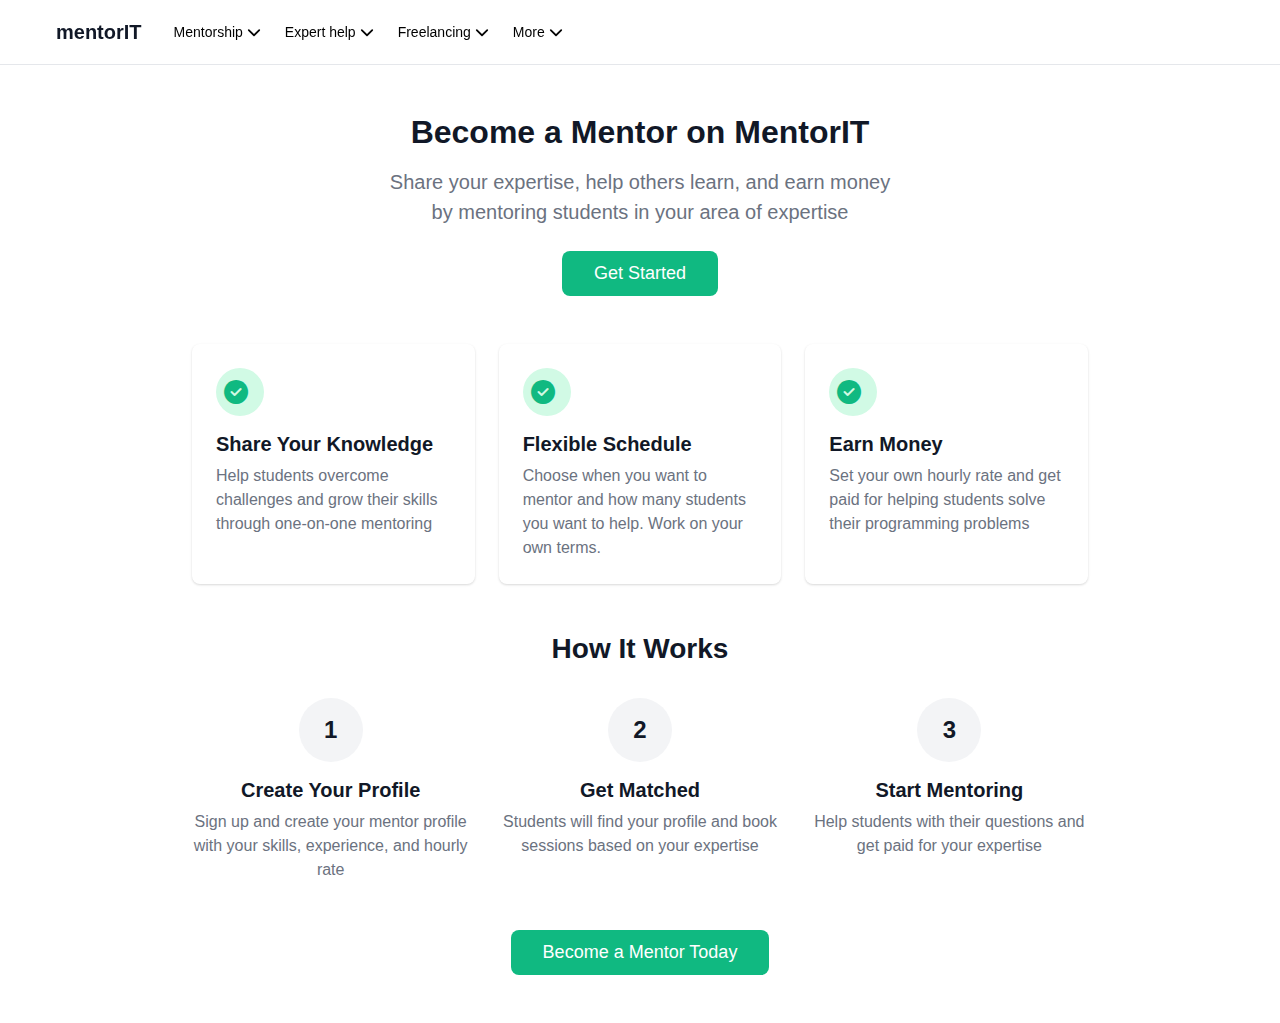
<file: become-mentor.html>
<!DOCTYPE html>
<html lang="en">
<head>
    <meta charset="UTF-8">
    <meta name="viewport" content="width=device-width, initial-scale=1.0">
    <title>Become a Mentor - MentorIT</title>
    <link rel="stylesheet" href="css/styles.css">
    <link rel="stylesheet" href="css/navbar.css">
    <link rel="stylesheet" href="https://cdnjs.cloudflare.com/ajax/libs/font-awesome/6.4.0/css/all.min.css">
</head>
<body>
    <header class="navbar">
        <div class="container">
            <div class="navbar-left">
                <a href="index.html" class="logo">mentorIT</a>
                <nav class="desktop-nav">
                    <div class="dropdown">
                        <button class="dropdown-btn">Mentorship <i class="fas fa-chevron-down"></i></button>
                        <div class="dropdown-content">
                            <a href="#">Option 1</a>
                            <a href="#">Option 2</a>
                            <a href="#">Option 3</a>
                        </div>
                    </div>
                    <div class="dropdown">
                        <button class="dropdown-btn">Expert help <i class="fas fa-chevron-down"></i></button>
                        <div class="dropdown-content">
                            <a href="#">Option 1</a>
                            <a href="#">Option 2</a>
                            <a href="#">Option 3</a>
                        </div>
                    </div>
                    <div class="dropdown">
                        <button class="dropdown-btn">Freelancing <i class="fas fa-chevron-down"></i></button>
                        <div class="dropdown-content">
                            <a href="#">Option 1</a>
                            <a href="#">Option 2</a>
                            <a href="#">Option 3</a>
                        </div>
                    </div>
                    <div class="dropdown">
                        <button class="dropdown-btn">More <i class="fas fa-chevron-down"></i></button>
                        <div class="dropdown-content">
                            <a href="#">About Us</a>
                            <a href="#">Blog</a>
                            <a href="#">Contact</a>
                        </div>
                    </div>
                </nav>
            </div>
            <div class="navbar-right" id="navbar-right">
                <!-- Will be populated by auth.js -->
            </div>
        </div>
    </header>

    <div id="mobile-menu" class="mobile-menu">
        <div class="mobile-menu-content" id="mobile-menu-content">
            <!-- Will be populated by auth.js -->
        </div>
    </div>

    <main>
        <div class="container py-12">
            <div class="max-w-4xl mx-auto space-y-12">
                <div class="text-center space-y-4">
                    <h1 class="page-title">Become a Mentor on MentorIT</h1>
                    <p class="subtitle">Share your expertise, help others learn, and earn money by mentoring students in your area of expertise</p>
                    <button id="get-started-btn" class="btn btn-primary btn-lg mt-6">Get Started</button>
                </div>

                <div class="feature-cards">
                    <div class="card">
                        <div class="card-content">
                            <div class="feature-icon-container">
                                <i class="fas fa-check-circle feature-icon"></i>
                            </div>
                            <h3 class="feature-title">Share Your Knowledge</h3>
                            <p class="text-muted">Help students overcome challenges and grow their skills through one-on-one mentoring</p>
                        </div>
                    </div>

                    <div class="card">
                        <div class="card-content">
                            <div class="feature-icon-container">
                                <i class="fas fa-check-circle feature-icon"></i>
                            </div>
                            <h3 class="feature-title">Flexible Schedule</h3>
                            <p class="text-muted">Choose when you want to mentor and how many students you want to help. Work on your own terms.</p>
                        </div>
                    </div>

                    <div class="card">
                        <div class="card-content">
                            <div class="feature-icon-container">
                                <i class="fas fa-check-circle feature-icon"></i>
                            </div>
                            <h3 class="feature-title">Earn Money</h3>
                            <p class="text-muted">Set your own hourly rate and get paid for helping students solve their programming problems</p>
                        </div>
                    </div>
                </div>

                <div class="space-y-8">
                    <h2 class="section-title text-center">How It Works</h2>

                    <div class="how-it-works">
                        <div class="how-it-works-step">
                            <div class="step-number">1</div>
                            <h3 class="step-title">Create Your Profile</h3>
                            <p class="text-muted">Sign up and create your mentor profile with your skills, experience, and hourly rate</p>
                        </div>

                        <div class="how-it-works-step">
                            <div class="step-number">2</div>
                            <h3 class="step-title">Get Matched</h3>
                            <p class="text-muted">Students will find your profile and book sessions based on your expertise</p>
                        </div>

                        <div class="how-it-works-step">
                            <div class="step-number">3</div>
                            <h3 class="step-title">Start Mentoring</h3>
                            <p class="text-muted">Help students with their questions and get paid for your expertise</p>
                        </div>
                    </div>
                </div>

                <div class="text-center">
                    <button id="become-mentor-btn" class="btn btn-primary btn-lg">Become a Mentor Today</button>
                </div>
            </div>
        </div>
    </main>

    <script src="js/auth.js"></script>
    <script src="js/navbar.js"></script>
    <script>
        document.addEventListener('DOMContentLoaded', function() {
            // Check authentication
            authManager.checkAuth();
            
            // Setup buttons
            const getStartedBtn = document.getElementById('get-started-btn');
            const becomeMentorBtn = document.getElementById('become-mentor-btn');
            
            function handleGetStarted() {
                const user = authManager.getUser();
                
                if (user) {
                    if (user.role === 'mentor') {
                        window.location.href = 'mentor-dashboard.html';
                    } else {
                        // Need to convert student to mentor
                        window.location.href = 'mentor-profile-setup.html';
                    }
                } else {
                    window.location.href = 'signup.html?role=mentor';
                }
            }
            
            getStartedBtn.addEventListener('click', handleGetStarted);
            becomeMentorBtn.addEventListener('click', handleGetStarted);
        });
    </script>
</body>
</html>
</file>
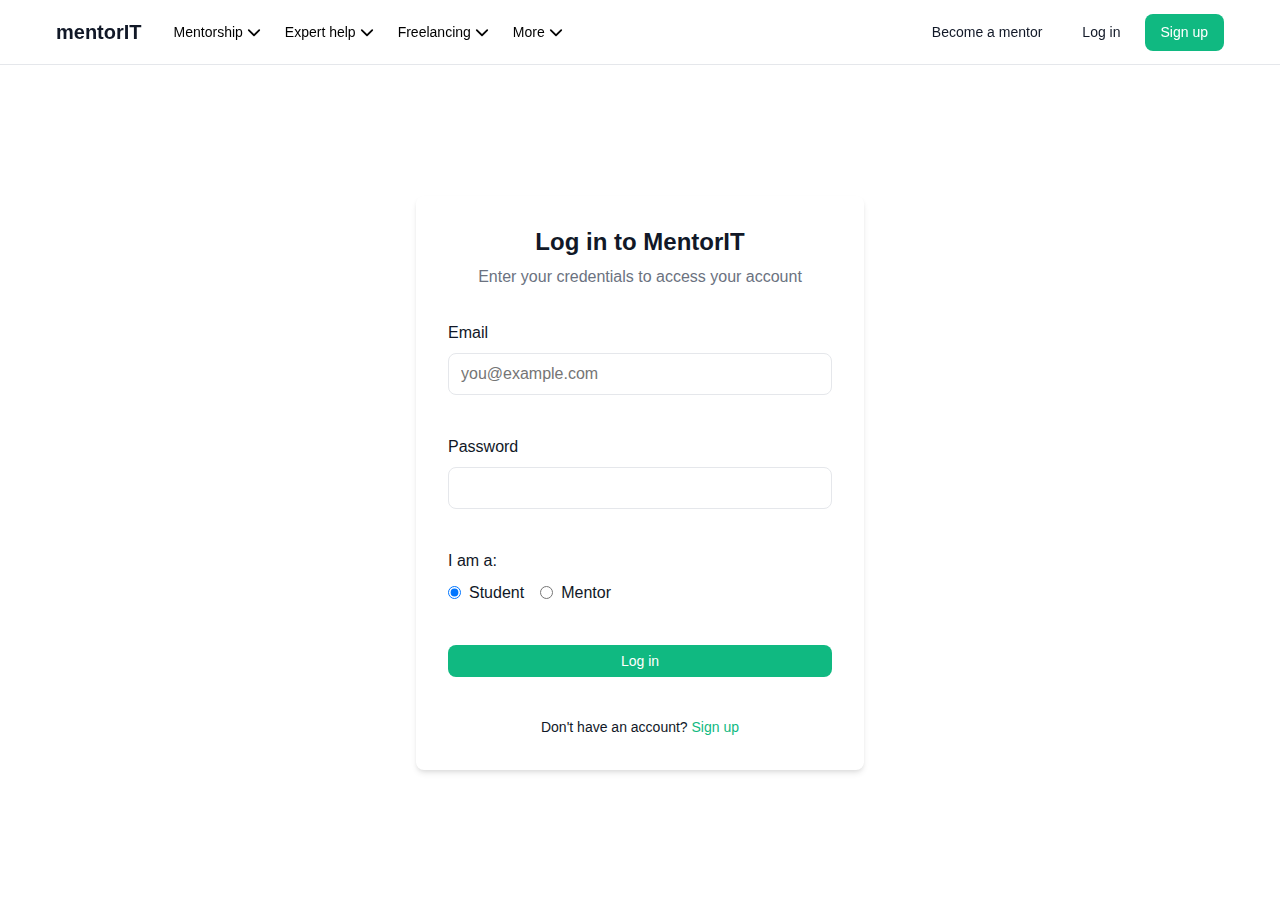
<file: dashboard.html>
<!DOCTYPE html>
<html lang="en">
<head>
    <meta charset="UTF-8">
    <meta name="viewport" content="width=device-width, initial-scale=1.0">
    <title>Dashboard - MentorIT</title>
    <link rel="stylesheet" href="css/styles.css">
    <link rel="stylesheet" href="css/navbar.css">
    <link rel="stylesheet" href="https://cdnjs.cloudflare.com/ajax/libs/font-awesome/6.4.0/css/all.min.css">
</head>
<body>
    <header class="navbar">
        <div class="container">
            <div class="navbar-left">
                <a href="index.html" class="logo">mentorIT</a>
                <nav class="desktop-nav">
                    <div class="dropdown">
                        <button class="dropdown-btn">Mentorship <i class="fas fa-chevron-down"></i></button>
                        <div class="dropdown-content">
                            <a href="#">Option 1</a>
                            <a href="#">Option 2</a>
                            <a href="#">Option 3</a>
                        </div>
                    </div>
                    <div class="dropdown">
                        <button class="dropdown-btn">Expert help <i class="fas fa-chevron-down"></i></button>
                        <div class="dropdown-content">
                            <a href="#">Option 1</a>
                            <a href="#">Option 2</a>
                            <a href="#">Option 3</a>
                        </div>
                    </div>
                    <div class="dropdown">
                        <button class="dropdown-btn">Freelancing <i class="fas fa-chevron-down"></i></button>
                        <div class="dropdown-content">
                            <a href="#">Option 1</a>
                            <a href="#">Option 2</a>
                            <a href="#">Option 3</a>
                        </div>
                    </div>
                    <div class="dropdown">
                        <button class="dropdown-btn">More <i class="fas fa-chevron-down"></i></button>
                        <div class="dropdown-content">
                            <a href="#">About Us</a>
                            <a href="#">Blog</a>
                            <a href="#">Contact</a>
                        </div>
                    </div>
                </nav>
            </div>
            <div class="navbar-right" id="navbar-right">
                <!-- Will be populated by auth.js -->
            </div>
        </div>
    </header>

    <div id="mobile-menu" class="mobile-menu">
        <div class="mobile-menu-content" id="mobile-menu-content">
            <!-- Will be populated by auth.js -->
        </div>
    </div>

    <main>
        <div class="container py-8">
            <div class="space-y-6">
                <div>
                    <h1 class="page-title">Dashboard</h1>
                    <p class="text-muted" id="dashboard-subtitle">Manage your sessions and questions</p>
                </div>

                <div class="tabs-container">
                    <div class="tabs">
                        <button class="tab-btn active" data-tab="active">Active Sessions</button>
                        <button class="tab-btn" data-tab="history">Session History</button>
                        <button class="tab-btn" id="questions-tab-btn" data-tab="questions">My Questions</button>
                    </div>
                    
                    <div class="tab-content active" id="active-tab">
                        <div id="active-sessions-container">
                            <!-- Will be populated by JavaScript -->
                        </div>
                    </div>
                    
                    <div class="tab-content" id="history-tab">
                        <div class="text-center py-12">
                            <p class="text-muted">No past sessions found</p>
                            <button class="btn btn-primary mt-4" id="find-mentor-btn">Find a Mentor</button>
                        </div>
                    </div>
                    
                    <div class="tab-content" id="questions-tab">
                        <div class="text-center py-12">
                            <p class="text-muted">No questions asked yet</p>
                            <button class="btn btn-primary mt-4" id="find-mentor-btn-2">Find a Mentor</button>
                        </div>
                    </div>
                </div>
            </div>
        </div>
    </main>

    <script src="js/auth.js"></script>
    <script src="js/navbar.js"></script>
    <script src="js/mentors.js"></script>
    <script>
        document.addEventListener('DOMContentLoaded', function() {
            // Check authentication and redirect if not logged in
            const user = authManager.checkAuth();
            if (!user) {
                window.location.href = 'login.html';
                return;
            }
            
            // Update dashboard subtitle based on role
            const dashboardSubtitle = document.getElementById('dashboard-subtitle');
            if (user.role === 'mentor') {
                dashboardSubtitle.textContent = 'Manage your mentor profile and sessions';
                
                // Hide questions tab for mentors
                document.getElementById('questions-tab-btn').style.display = 'none';
            }
            
            // Setup tabs
            const tabBtns = document.querySelectorAll('.tab-btn');
            const tabContents = document.querySelectorAll('.tab-content');
            
            tabBtns.forEach(btn => {
                btn.addEventListener('click', () => {
                    const tabId = btn.getAttribute('data-tab');
                    
                    // Remove active class from all buttons and contents
                    tabBtns.forEach(b => b.classList.remove('active'));
                    tabContents.forEach(c => c.classList.remove('active'));
                    
                    // Add active class to current button and content
                    btn.classList.add('active');
                    document.getElementById(`${tabId}-tab`).classList.add('active');
                });
            });
            
            // Setup find mentor buttons
            document.getElementById('find-mentor-btn').addEventListener('click', () => {
                window.location.href = 'find-mentor.html';
            });
            
            document.getElementById('find-mentor-btn-2').addEventListener('click', () => {
                window.location.href = 'find-mentor.html';
            });
            
            // Render active sessions
            renderActiveSessions();
        });
        
        function renderActiveSessions() {
            const user = authManager.getUser();
            const container = document.getElementById('active-sessions-container');
            
            // Mock session data
            let sessions = [];
            
            if (user.role === 'student') {
                sessions = [
                    {
                        id: '1',
                        mentorId: '1',
                        mentorName: 'Rohit Singh Rajput',
                        mentorTitle: 'Senior Frontend Developer',
                        mentorImage: 'images/placeholder.svg',
                        date: 'April 25, 2025',
                        status: 'Upcoming'
                    }
                ];
                
                if (sessions.length === 0) {
                    container.innerHTML = `
                        <div class="text-center py-12">
                            <p class="text-muted">No active sessions found</p>
                            <button class="btn btn-primary mt-4" id="find-mentor-btn-3">Find a Mentor</button>
                        </div>
                    `;
                    document.getElementById('find-mentor-btn-3').addEventListener('click', () => {
                        window.location.href = 'find-mentor.html';
                    });
                    return;
                }
                
                // Render student sessions
                sessions.forEach(session => {
                    const mentor = getMentorById(session.mentorId);
                    const sessionCard = document.createElement('div');
                    sessionCard.className = 'card mb-6';
                    sessionCard.innerHTML = `
                        <div class="card-header">
                            <div class="card-header-flex">
                                <div>
                                    <h2 class="card-title">Session with ${session.mentorName}</h2>
                                    <p class="card-description">${session.date} • ${session.status}</p>
                                </div>
                                <span class="status-badge ${session.status === 'Upcoming' ? 'status-outline' : 'status-secondary'}">${session.status}</span>
                            </div>
                        </div>
                        <div class="card-content">
                            <div class="mentor-mini-profile">
                                <div class="mentor-avatar">
                                    <img src="${mentor.imageUrl || 'images/placeholder.svg'}" alt="${mentor.name}">
                                </div>
                                <div>
                                    <p class="font-medium">${mentor.name}</p>
                                    <p class="text-sm text-muted">${mentor.title}</p>
                                </div>
                            </div>
                            
                            <div class="mt-6">
                                <h3 class="font-medium mb-2">Ask your question</h3>
                                <textarea class="form-textarea" placeholder="Describe your programming problem or question in detail..."></textarea>
                                <div class="text-right mt-2">
                                    <button class="btn btn-primary">Submit Question</button>
                                </div>
                            </div>
                        </div>
                    `;
                    container.appendChild(sessionCard);
                });
            } else {
                // Mentor view
                sessions = [
                    {
                        id: '1',
                        studentName: 'Shivu Srivastava',
                        studentImage: 'images/shivu.jpg',
                        date: 'April 25, 2025',
                        status: 'Pending',
                        question: "I'm having trouble with React hooks. Specifically, I'm trying to use useEffect to fetch data but I'm getting an infinite loop. Here's my code..."
                    }
                ];
                
                if (sessions.length === 0) {
                    container.innerHTML = `
                        <div class="text-center py-12">
                            <p class="text-muted">No active sessions found</p>
                        </div>
                    `;
                    return;
                }
                
                // Render mentor sessions
                sessions.forEach(session => {
                    const sessionCard = document.createElement('div');
                    sessionCard.className = 'card mb-6';
                    sessionCard.innerHTML = `
                        <div class="card-header">
                            <div class="card-header-flex">
                                <div>
                                    <h2 class="card-title">Session with ${session.studentName}</h2>
                                    <p class="card-description">${session.date} • ${session.status}</p>
                                </div>
                                <span class="status-badge ${session.status === 'Pending' ? 'status-outline' : 'status-secondary'}">${session.status}</span>
                            </div>
                        </div>
                        <div class="card-content">
                            <div class="mentor-mini-profile">
                                <div class="mentor-avatar">
                                    <img src="${session.studentImage}" alt="${session.studentName}">
                                </div>
                                <div>
                                    <p class="font-medium">${session.studentName}</p>
                                </div>
                            </div>
                            
                            <div class="mt-6 space-y-4">
                                <div>
                                    <h3 class="font-medium mb-2">Student's Question</h3>
                                    <p>${session.question}</p>
                                </div>
                                
                                <div>
                                    <h3 class="font-medium mb-2">Your Response</h3>
                                    <textarea class="form-textarea" placeholder="Type your response to help the student..."></textarea>
                                    <div class="text-right mt-2">
                                        <button class="btn btn-primary">Send Response</button>
                                    </div>
                                </div>
                            </div>
                        </div>
                    `;
                    container.appendChild(sessionCard);
                });
            }
        }
    </script>
</body>
</html>
</file>
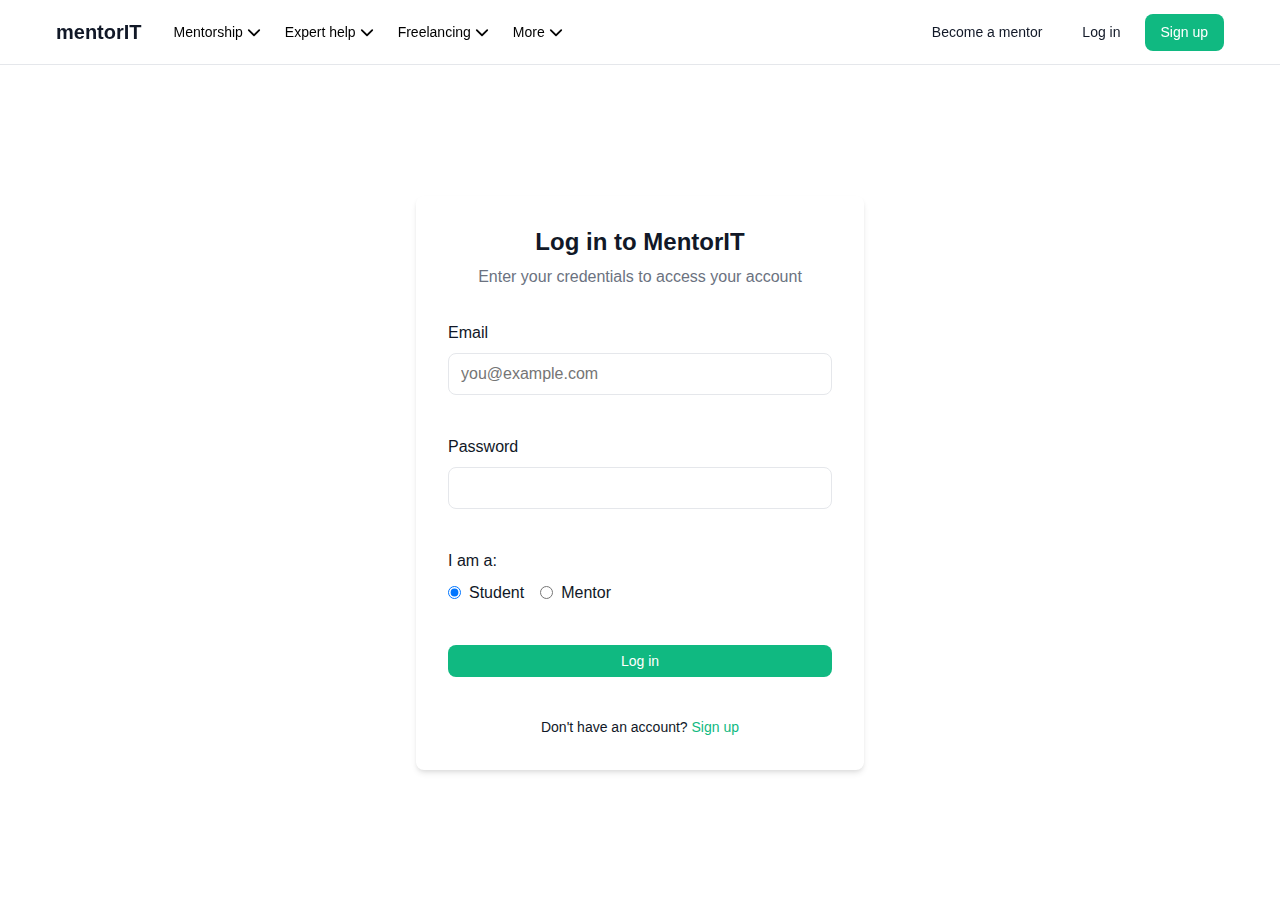
<file: login.html>
<!DOCTYPE html>
<html lang="en">
<head>
    <meta charset="UTF-8">
    <meta name="viewport" content="width=device-width, initial-scale=1.0">
    <title>Login - MentorIT</title>
    <link rel="stylesheet" href="css/styles.css">
    <link rel="stylesheet" href="css/navbar.css">
    <link rel="stylesheet" href="https://cdnjs.cloudflare.com/ajax/libs/font-awesome/6.4.0/css/all.min.css">
</head>
<body>
    <header class="navbar">
        <div class="container">
            <div class="navbar-left">
                <a href="index.html" class="logo">mentorIT</a>
                <nav class="desktop-nav">
                    <div class="dropdown">
                        <button class="dropdown-btn">Mentorship <i class="fas fa-chevron-down"></i></button>
                        <div class="dropdown-content">
                            <a href="#">Option 1</a>
                            <a href="#">Option 2</a>
                            <a href="#">Option 3</a>
                        </div>
                    </div>
                    <div class="dropdown">
                        <button class="dropdown-btn">Expert help <i class="fas fa-chevron-down"></i></button>
                        <div class="dropdown-content">
                            <a href="#">Option 1</a>
                            <a href="#">Option 2</a>
                            <a href="#">Option 3</a>
                        </div>
                    </div>
                    <div class="dropdown">
                        <button class="dropdown-btn">Freelancing <i class="fas fa-chevron-down"></i></button>
                        <div class="dropdown-content">
                            <a href="#">Option 1</a>
                            <a href="#">Option 2</a>
                            <a href="#">Option 3</a>
                        </div>
                    </div>
                    <div class="dropdown">
                        <button class="dropdown-btn">More <i class="fas fa-chevron-down"></i></button>
                        <div class="dropdown-content">
                            <a href="#">About Us</a>
                            <a href="#">Blog</a>
                            <a href="#">Contact</a>
                        </div>
                    </div>
                </nav>
            </div>
            <div class="navbar-right" id="navbar-right">
                <a href="become-mentor.html" class="btn btn-ghost">Become a mentor</a>
                <a href="login.html" class="btn btn-ghost">Log in</a>
                <a href="signup.html" class="btn btn-primary">Sign up</a>
                <button id="mobile-menu-btn" class="mobile-menu-btn">
                    <i class="fas fa-bars"></i>
                </button>
            </div>
        </div>
    </header>

    <div id="mobile-menu" class="mobile-menu">
        <div class="mobile-menu-content" id="mobile-menu-content">
            <a href="#">Mentorship</a>
            <a href="#">Expert help</a>
            <a href="#">Freelancing</a>
            <a href="#">More</a>
            <div class="mobile-menu-divider"></div>
            <a href="become-mentor.html">Become a mentor</a>
            <a href="login.html">Log in</a>
            <a href="signup.html" class="mobile-signup-btn">Sign up</a>
        </div>
    </div>

    <main class="auth-container">
        <div class="auth-card">
            <div class="auth-header">
                <h1>Log in to MentorIT</h1>
                <p class="text-muted">Enter your credentials to access your account</p>
            </div>

            <form id="login-form" class="auth-form">
                <div class="form-group">
                    <label for="email" class="form-label">Email</label>
                    <input type="email" id="email" class="form-input" placeholder="you@example.com" required>
                </div>

                <div class="form-group">
                    <label for="password" class="form-label">Password</label>
                    <input type="password" id="password" class="form-input" required>
                </div>

                <div class="form-group">
                    <label class="form-label">I am a:</label>
                    <div class="radio-group">
                        <div class="radio-option">
                            <input type="radio" id="student" name="role" value="student" checked>
                            <label for="student">Student</label>
                        </div>
                        <div class="radio-option">
                            <input type="radio" id="mentor" name="role" value="mentor">
                            <label for="mentor">Mentor</label>
                        </div>
                    </div>
                </div>

                <button type="submit" class="btn btn-primary btn-block" id="login-button">Log in</button>

                <div class="auth-footer">
                    Don't have an account? <a href="signup.html" class="text-primary">Sign up</a>
                </div>
            </form>
        </div>
    </main>

    <script src="js/auth.js"></script>
    <script src="js/navbar.js"></script>
    <script>
        document.addEventListener('DOMContentLoaded', function() {
            const loginForm = document.getElementById('login-form');
            
            loginForm.addEventListener('submit', function(e) {
                e.preventDefault();
                
                const email = document.getElementById('email').value;
                const password = document.getElementById('password').value;
                const role = document.querySelector('input[name="role"]:checked').value;
                
                const loginButton = document.getElementById('login-button');
                loginButton.textContent = 'Logging in...';
                loginButton.disabled = true;
                
                // Simulate API call delay
                setTimeout(() => {
                    try {
                        authManager.login(email, password, role);
                        
                        // Show success message
                        showToast('Login successful!', 'success');
                        
                        // Redirect based on role
                        if (role === 'mentor') {
                            window.location.href = 'mentor-dashboard.html';
                        } else {
                            window.location.href = 'find-mentor.html';
                        }
                    } catch (error) {
                        showToast('Login failed. Please check your credentials.', 'error');
                        loginButton.textContent = 'Log in';
                        loginButton.disabled = false;
                    }
                }, 1000);
            });
        });
    </script>
</body>
</html>
</file>
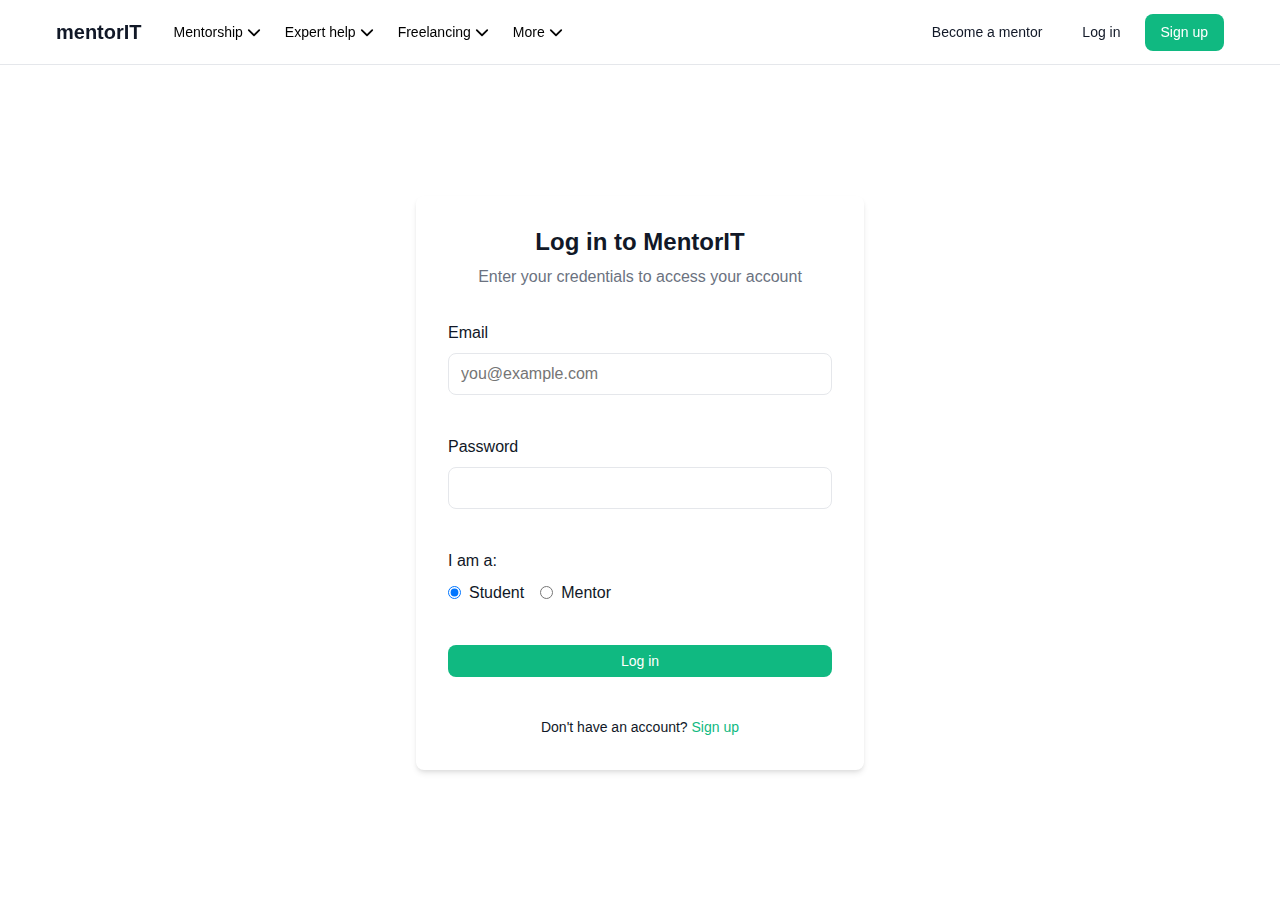
<file: mentor-dashboard.html>
<!DOCTYPE html>
<html lang="en">
<head>
    <meta charset="UTF-8">
    <meta name="viewport" content="width=device-width, initial-scale=1.0">
    <title>Mentor Dashboard - MentorIT</title>
    <link rel="stylesheet" href="css/styles.css">
    <link rel="stylesheet" href="css/navbar.css">
    <link rel="stylesheet" href="https://cdnjs.cloudflare.com/ajax/libs/font-awesome/6.4.0/css/all.min.css">
</head>
<body>
    <header class="navbar">
        <div class="container">
            <div class="navbar-left">
                <a href="index.html" class="logo">mentorIT</a>
                <nav class="desktop-nav">
                    <div class="dropdown">
                        <button class="dropdown-btn">Mentorship <i class="fas fa-chevron-down"></i></button>
                        <div class="dropdown-content">
                            <a href="#">Option 1</a>
                            <a href="#">Option 2</a>
                            <a href="#">Option 3</a>
                        </div>
                    </div>
                    <div class="dropdown">
                        <button class="dropdown-btn">Expert help <i class="fas fa-chevron-down"></i></button>
                        <div class="dropdown-content">
                            <a href="#">Option 1</a>
                            <a href="#">Option 2</a>
                            <a href="#">Option 3</a>
                        </div>
                    </div>
                    <div class="dropdown">
                        <button class="dropdown-btn">Freelancing <i class="fas fa-chevron-down"></i></button>
                        <div class="dropdown-content">
                            <a href="#">Option 1</a>
                            <a href="#">Option 2</a>
                            <a href="#">Option 3</a>
                        </div>
                    </div>
                    <div class="dropdown">
                        <button class="dropdown-btn">More <i class="fas fa-chevron-down"></i></button>
                        <div class="dropdown-content">
                            <a href="#">About Us</a>
                            <a href="#">Blog</a>
                            <a href="#">Contact</a>
                        </div>
                    </div>
                </nav>
            </div>
            <div class="navbar-right" id="navbar-right">
                <!-- Will be populated by auth.js -->
            </div>
        </div>
    </header>

    <div id="mobile-menu" class="mobile-menu">
        <div class="mobile-menu-content" id="mobile-menu-content">
            <!-- Will be populated by auth.js -->
        </div>
    </div>

    <main>
        <div class="container py-8">
            <div class="space-y-6">
                <div class="dashboard-header">
                    <div>
                        <h1 class="page-title">Mentor Dashboard</h1>
                        <p class="text-muted">Manage your profile, sessions, and student questions</p>
                    </div>
                    <button class="btn btn-outline notification-btn">
                        <i class="fas fa-bell"></i> Notifications
                    </button>
                </div>

                <div class="tabs-container">
                    <div class="tabs">
                        <button class="tab-btn active" data-tab="questions">Student Questions</button>
                        <button class="tab-btn" data-tab="sessions">Active Sessions</button>
                        <button class="tab-btn" data-tab="profile">Profile</button>
                        <button class="tab-btn" data-tab="earnings">Earnings</button>
                    </div>
                    
                    <div class="tab-content active" id="questions-tab">
                        <div id="student-questions-container">
                            <!-- Will be populated by JavaScript -->
                        </div>
                    </div>
                    
                    <div class="tab-content" id="sessions-tab">
                        <div class="text-center py-12">
                            <p class="text-muted">No active sessions found</p>
                        </div>
                    </div>
                    
                    <div class="tab-content" id="profile-tab">
                        <div class="card">
                            <div class="card-header">
                                <h2 class="card-title">Your Mentor Profile</h2>
                                <p class="card-description">Manage your public profile information</p>
                            </div>
                            <div class="card-content">
                                <button id="edit-profile-btn" class="btn btn-primary">Edit Profile</button>
                            </div>
                        </div>
                    </div>
                    
                    <div class="tab-content" id="earnings-tab">
                        <div class="card">
                            <div class="card-header">
                                <h2 class="card-title">Earnings Overview</h2>
                                <p class="card-description">Track your earnings from mentoring sessions</p>
                            </div>
                            <div class="card-content">
                                <div class="text-center py-8">
                                    <p class="text-muted">No earnings data available yet</p>
                                </div>
                            </div>
                        </div>
                    </div>
                </div>
            </div>
        </div>
    </main>

    <script src="js/auth.js"></script>
    <script src="js/navbar.js"></script>
    <script>
        document.addEventListener('DOMContentLoaded', function() {
            // Check authentication and redirect if not logged in or not a mentor
            const user = authManager.checkAuth();
            if (!user) {
                window.location.href = 'login.html';
                return;
            }
            
            if (user.role !== 'mentor') {
                window.location.href = 'dashboard.html';
                return;
            }
            
            // Setup tabs
            const tabBtns = document.querySelectorAll('.tab-btn');
            const tabContents = document.querySelectorAll('.tab-content');
            
            tabBtns.forEach(btn => {
                btn.addEventListener('click', () => {
                    const tabId = btn.getAttribute('data-tab');
                    
                    // Remove active class from all buttons and contents
                    tabBtns.forEach(b => b.classList.remove('active'));
                    tabContents.forEach(c => c.classList.remove('active'));
                    
                    // Add active class to current button and content
                    btn.classList.add('active');
                    document.getElementById(`${tabId}-tab`).classList.add('active');
                });
            });
            
            // Setup edit profile button
            document.getElementById('edit-profile-btn').addEventListener('click', () => {
                window.location.href = 'mentor-profile-setup.html';
            });
            
            // Render student questions
            renderStudentQuestions();
        });
        
        function renderStudentQuestions() {
            const container = document.getElementById('student-questions-container');
            
            // Mock questions data
            const questions = [
                {
                    id: '1',
                    studentName: 'Shivu Srivastava',
                    studentImage: 'images/shivu.jpg',
                    date: 'April 25, 2025',
                    status: 'New',
                    question: "I'm having trouble with React hooks. Specifically, I'm trying to use useEffect to fetch data but I'm getting an infinite loop. Here's my code..."
                },
                {
                    id: '2',
                    studentName: 'Meera Reddy',
                    studentImage: 'images/placeholder.svg',
                    date: 'April 24, 2025',
                    status: 'Answered',
                    question: "How do I implement authentication in a Next.js application? I'm trying to use NextAuth but I'm not sure how to set it up correctly."
                }
            ];
            
            if (questions.length === 0) {
                container.innerHTML = `
                    <div class="text-center py-12">
                        <p class="text-muted">No questions from students yet</p>
                    </div>
                `;
                return;
            }
            
            // Render questions
            questions.forEach(question => {
                const questionCard = document.createElement('div');
                questionCard.className = 'card mb-6';
                questionCard.innerHTML = `
                    <div class="card-header">
                        <div class="card-header-flex">
                            <div>
                                <h2 class="card-title">Question from ${question.studentName}</h2>
                                <p class="card-description">${question.date}</p>
                            </div>
                            <span class="status-badge ${question.status === 'New' ? 'status-outline' : 'status-secondary'}">${question.status}</span>
                        </div>
                    </div>
                    <div class="card-content">
                        <div class="mentor-mini-profile">
                            <div class="mentor-avatar">
                                <img src="${question.studentImage}" alt="${question.studentName}">
                            </div>
                            <div>
                                <p class="font-medium">${question.studentName}</p>
                            </div>
                        </div>
                        
                        <div class="mt-6 space-y-4">
                            <div>
                                <h3 class="font-medium mb-2">Student's Question</h3>
                                <p>${question.question}</p>
                            </div>
                            
                            ${question.status === 'New' ? `
                                <div>
                                    <h3 class="font-medium mb-2">Your Response</h3>
                                    <textarea class="form-textarea" placeholder="Type your response to help the student..."></textarea>
                                    <div class="text-right mt-2">
                                        <button class="btn btn-primary">Send Response</button>
                                    </div>
                                </div>
                            ` : ''}
                        </div>
                    </div>
                `;
                container.appendChild(questionCard);
            });
        }
    </script>
</body>
</html>
</file>
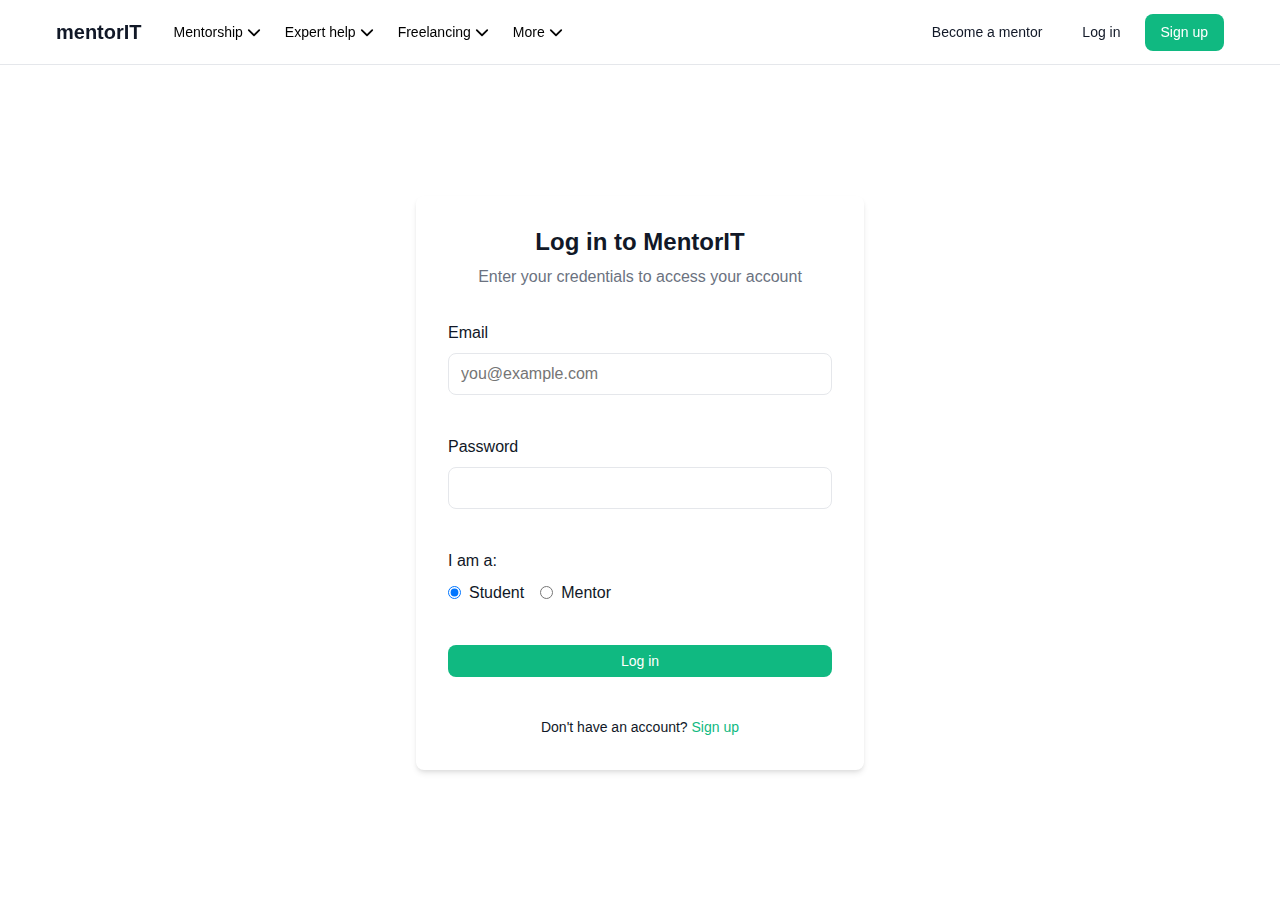
<file: mentor-profile-setup.html>
<!DOCTYPE html>
<html lang="en">
<head>
    <meta charset="UTF-8">
    <meta name="viewport" content="width=device-width, initial-scale=1.0">
    <title>Set Up Your Mentor Profile - MentorIT</title>
    <link rel="stylesheet" href="css/styles.css">
    <link rel="stylesheet" href="css/navbar.css">
    <link rel="stylesheet" href="https://cdnjs.cloudflare.com/ajax/libs/font-awesome/6.4.0/css/all.min.css">
</head>
<body>
    <header class="navbar">
        <div class="container">
            <div class="navbar-left">
                <a href="index.html" class="logo">mentorIT</a>
                <nav class="desktop-nav">
                    <div class="dropdown">
                        <button class="dropdown-btn">Mentorship <i class="fas fa-chevron-down"></i></button>
                        <div class="dropdown-content">
                            <a href="#">Option 1</a>
                            <a href="#">Option 2</a>
                            <a href="#">Option 3</a>
                        </div>
                    </div>
                    <div class="dropdown">
                        <button class="dropdown-btn">Expert help <i class="fas fa-chevron-down"></i></button>
                        <div class="dropdown-content">
                            <a href="#">Option 1</a>
                            <a href="#">Option 2</a>
                            <a href="#">Option 3</a>
                        </div>
                    </div>
                    <div class="dropdown">
                        <button class="dropdown-btn">Freelancing <i class="fas fa-chevron-down"></i></button>
                        <div class="dropdown-content">
                            <a href="#">Option 1</a>
                            <a href="#">Option 2</a>
                            <a href="#">Option 3</a>
                        </div>
                    </div>
                    <div class="dropdown">
                        <button class="dropdown-btn">More <i class="fas fa-chevron-down"></i></button>
                        <div class="dropdown-content">
                            <a href="#">About Us</a>
                            <a href="#">Blog</a>
                            <a href="#">Contact</a>
                        </div>
                    </div>
                </nav>
            </div>
            <div class="navbar-right" id="navbar-right">
                <!-- Will be populated by auth.js -->
            </div>
        </div>
    </header>

    <div id="mobile-menu" class="mobile-menu">
        <div class="mobile-menu-content" id="mobile-menu-content">
            <!-- Will be populated by auth.js -->
        </div>
    </div>

    <main>
        <div class="container max-w-3xl py-12">
            <div class="space-y-6">
                <div>
                    <h1 class="page-title">Set Up Your Mentor Profile</h1>
                    <p class="text-muted">Complete your profile to start mentoring students</p>
                </div>

                <form id="profile-form" class="space-y-8">
                    <div class="space-y-4">
                        <div class="form-group">
                            <label for="profession" class="form-label">Professional Title</label>
                            <input type="text" id="profession" class="form-input" placeholder="e.g. Senior Software Engineer" required>
                        </div>

                        <div class="form-group">
                            <label for="specialization" class="form-label">Specialization</label>
                            <select id="specialization" class="form-select" required>
                                <option value="" disabled selected>Select your specialization</option>
                                <option value="frontend">Frontend Development</option>
                                <option value="backend">Backend Development</option>
                                <option value="fullstack">Full Stack Development</option>
                                <option value="mobile">Mobile Development</option>
                                <option value="devops">DevOps</option>
                                <option value="data">Data Science</option>
                                <option value="ai">AI/Machine Learning</option>
                                <option value="other">Other</option>
                            </select>
                        </div>

                        <div class="form-group">
                            <label for="experience" class="form-label">Years of Experience</label>
                            <select id="experience" class="form-select" required>
                                <option value="" disabled selected>Select years of experience</option>
                                <option value="1-2">1-2 years</option>
                                <option value="3-5">3-5 years</option>
                                <option value="5-10">5-10 years</option>
                                <option value="10+">10+ years</option>
                            </select>
                        </div>

                        <div class="form-group">
                            <label for="education" class="form-label">Education</label>
                            <input type="text" id="education" class="form-input" placeholder="e.g. MS in Computer Science, Stanford University" required>
                        </div>

                        <div class="form-group">
                            <label for="company" class="form-label">Current/Last Company</label>
                            <input type="text" id="company" class="form-input" placeholder="e.g. Google, Microsoft, etc." required>
                        </div>

                        <div class="form-group">
                            <label for="bio" class="form-label">Bio</label>
                            <textarea id="bio" class="form-textarea" placeholder="Tell students about yourself, your expertise, and how you can help them..." required></textarea>
                        </div>

                        <div class="form-group">
                            <label for="hourlyRate" class="form-label">Hourly Rate (USD)</label>
                            <input type="number" id="hourlyRate" class="form-input" min="1" placeholder="e.g. 50" required>
                        </div>
                    </div>

                    <div class="flex-end-container">
                        <button type="button" class="btn btn-outline" id="cancel-btn">Cancel</button>
                        <button type="submit" class="btn btn-primary" id="save-btn">Save Profile</button>
                    </div>
                </form>
            </div>
        </div>
    </main>

    <script src="js/auth.js"></script>
    <script src="js/navbar.js"></script>
    <script>
        document.addEventListener('DOMContentLoaded', function() {
            // Check authentication and redirect if not logged in or not a mentor
            const user = authManager.checkAuth();
            if (!user) {
                window.location.href = 'login.html';
                return;
            }
            
            if (user.role !== 'mentor') {
                window.location.href = 'dashboard.html';
                return;
            }
            
            // Setup form submission
            const profileForm = document.getElementById('profile-form');
            const saveBtn = document.getElementById('save-btn');
            const cancelBtn = document.getElementById('cancel-btn');
            
            profileForm.addEventListener('submit', function(e) {
                e.preventDefault();
                
                saveBtn.textContent = 'Saving...';
                saveBtn.disabled = true;
                
                // Get form data
                const mentorProfile = {
                    profession: document.getElementById('profession').value,
                    specialization: document.getElementById('specialization').value,
                    experience: document.getElementById('experience').value,
                    education: document.getElementById('education').value,
                    company: document.getElementById('company').value,
                    bio: document.getElementById('bio').value,
                    hourlyRate: document.getElementById('hourlyRate').value
                };
                
                // Simulate API call delay
                setTimeout(() => {
                    // Save profile data to localStorage
                    localStorage.setItem('mentorProfile', JSON.stringify(mentorProfile));
                    
                    // Update user profile status
                    const user = authManager.getUser();
                    user.profileComplete = true;
                    authManager.updateUser(user);
                    
                    showToast('Profile saved successfully!', 'success');
                    window.location.href = 'mentor-dashboard.html';
                }, 1500);
            });
            
            cancelBtn.addEventListener('click', function() {
                window.history.back();
            });
        });
    </script>
</body>
</html>
</file>
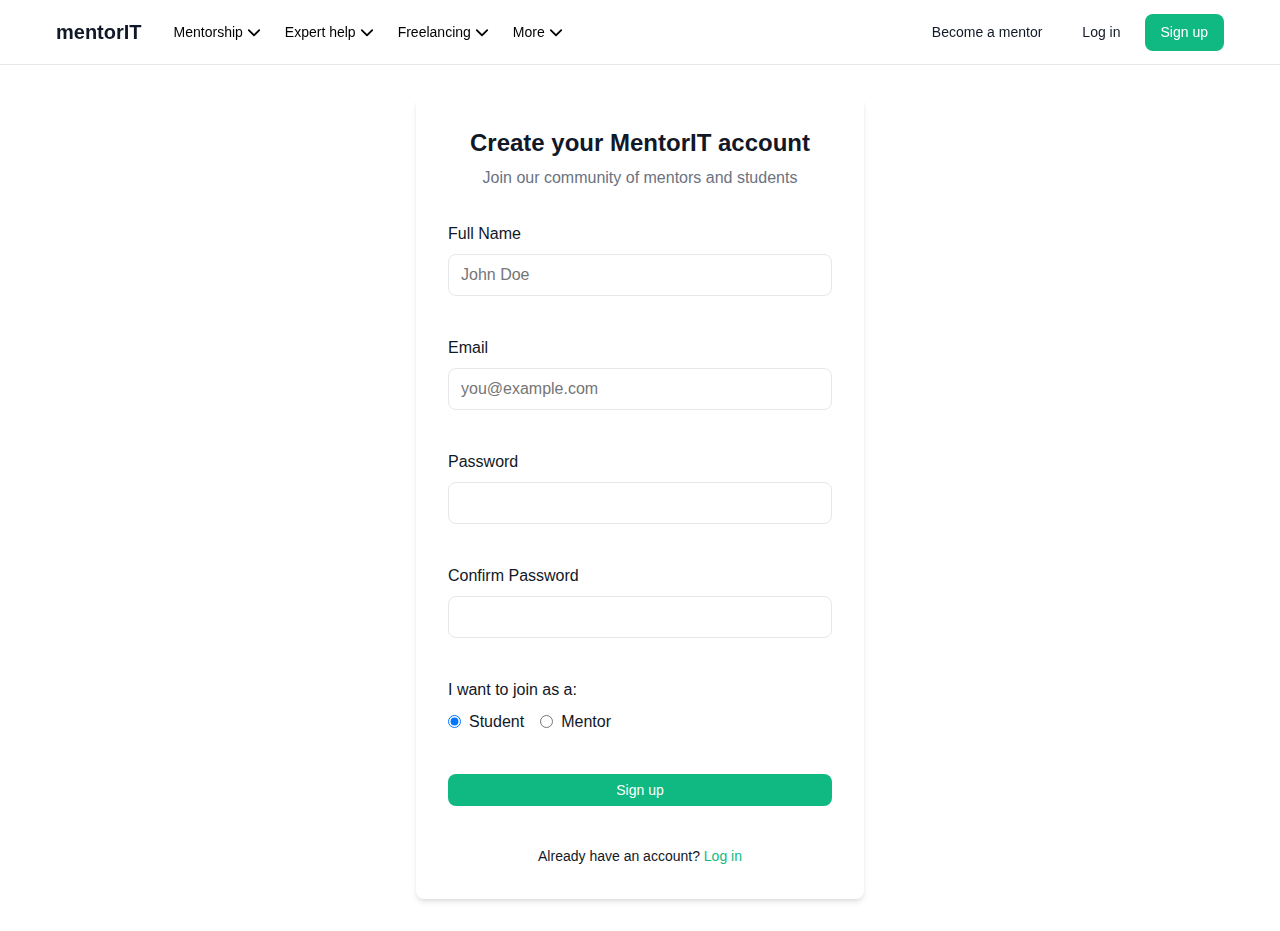
<file: signup.html>
<!DOCTYPE html>
<html lang="en">
<head>
    <meta charset="UTF-8">
    <meta name="viewport" content="width=device-width, initial-scale=1.0">
    <title>Sign Up - MentorIT</title>
    <link rel="stylesheet" href="css/styles.css">
    <link rel="stylesheet" href="css/navbar.css">
    <link rel="stylesheet" href="https://cdnjs.cloudflare.com/ajax/libs/font-awesome/6.4.0/css/all.min.css">
</head>
<body>
    <header class="navbar">
        <div class="container">
            <div class="navbar-left">
                <a href="index.html" class="logo">mentorIT</a>
                <nav class="desktop-nav">
                    <div class="dropdown">
                        <button class="dropdown-btn">Mentorship <i class="fas fa-chevron-down"></i></button>
                        <div class="dropdown-content">
                            <a href="#">Option 1</a>
                            <a href="#">Option 2</a>
                            <a href="#">Option 3</a>
                        </div>
                    </div>
                    <div class="dropdown">
                        <button class="dropdown-btn">Expert help <i class="fas fa-chevron-down"></i></button>
                        <div class="dropdown-content">
                            <a href="#">Option 1</a>
                            <a href="#">Option 2</a>
                            <a href="#">Option 3</a>
                        </div>
                    </div>
                    <div class="dropdown">
                        <button class="dropdown-btn">Freelancing <i class="fas fa-chevron-down"></i></button>
                        <div class="dropdown-content">
                            <a href="#">Option 1</a>
                            <a href="#">Option 2</a>
                            <a href="#">Option 3</a>
                        </div>
                    </div>
                    <div class="dropdown">
                        <button class="dropdown-btn">More <i class="fas fa-chevron-down"></i></button>
                        <div class="dropdown-content">
                            <a href="#">About Us</a>
                            <a href="#">Blog</a>
                            <a href="#">Contact</a>
                        </div>
                    </div>
                </nav>
            </div>
            <div class="navbar-right" id="navbar-right">
                <a href="become-mentor.html" class="btn btn-ghost">Become a mentor</a>
                <a href="login.html" class="btn btn-ghost">Log in</a>
                <a href="signup.html" class="btn btn-primary">Sign up</a>
                <button id="mobile-menu-btn" class="mobile-menu-btn">
                    <i class="fas fa-bars"></i>
                </button>
            </div>
        </div>
    </header>

    <div id="mobile-menu" class="mobile-menu">
        <div class="mobile-menu-content" id="mobile-menu-content">
            <a href="#">Mentorship</a>
            <a href="#">Expert help</a>
            <a href="#">Freelancing</a>
            <a href="#">More</a>
            <div class="mobile-menu-divider"></div>
            <a href="become-mentor.html">Become a mentor</a>
            <a href="login.html">Log in</a>
            <a href="signup.html" class="mobile-signup-btn">Sign up</a>
        </div>
    </div>

    <main class="auth-container">
        <div class="auth-card">
            <div class="auth-header">
                <h1>Create your MentorIT account</h1>
                <p class="text-muted">Join our community of mentors and students</p>
            </div>

            <form id="signup-form" class="auth-form">
                <div class="form-group">
                    <label for="name" class="form-label">Full Name</label>
                    <input type="text" id="name" class="form-input" placeholder="John Doe" required>
                </div>

                <div class="form-group">
                    <label for="email" class="form-label">Email</label>
                    <input type="email" id="email" class="form-input" placeholder="you@example.com" required>
                </div>

                <div class="form-group">
                    <label for="password" class="form-label">Password</label>
                    <input type="password" id="password" class="form-input" required>
                </div>

                <div class="form-group">
                    <label for="confirmPassword" class="form-label">Confirm Password</label>
                    <input type="password" id="confirmPassword" class="form-input" required>
                </div>

                <div class="form-group">
                    <label class="form-label">I want to join as a:</label>
                    <div class="radio-group">
                        <div class="radio-option">
                            <input type="radio" id="student" name="role" value="student" checked>
                            <label for="student">Student</label>
                        </div>
                        <div class="radio-option">
                            <input type="radio" id="mentor" name="role" value="mentor">
                            <label for="mentor">Mentor</label>
                        </div>
                    </div>
                </div>

                <button type="submit" class="btn btn-primary btn-block" id="signup-button">Sign up</button>

                <div class="auth-footer">
                    Already have an account? <a href="login.html" class="text-primary">Log in</a>
                </div>
            </form>
        </div>
    </main>

    <script src="js/auth.js"></script>
    <script src="js/navbar.js"></script>
    <script>
        document.addEventListener('DOMContentLoaded', function() {
            const signupForm = document.getElementById('signup-form');
            
            signupForm.addEventListener('submit', function(e) {
                e.preventDefault();
                
                const name = document.getElementById('name').value;
                const email = document.getElementById('email').value;
                const password = document.getElementById('password').value;
                const confirmPassword = document.getElementById('confirmPassword').value;
                const role = document.querySelector('input[name="role"]:checked').value;
                
                if (password !== confirmPassword) {
                    showToast('Passwords don\'t match', 'error');
                    return;
                }
                
                const signupButton = document.getElementById('signup-button');
                signupButton.textContent = 'Creating account...';
                signupButton.disabled = true;
                
                // Simulate API call delay
                setTimeout(() => {
                    try {
                        authManager.signup(name, email, password, role);
                        
                        // Show success message
                        showToast('Account created successfully!', 'success');
                        
                        // Redirect based on role
                        if (role === 'mentor') {
                            window.location.href = 'mentor-profile-setup.html';
                        } else {
                            window.location.href = 'find-mentor.html';
                        }
                    } catch (error) {
                        showToast('Signup failed. Please try again.', 'error');
                        signupButton.textContent = 'Sign up';
                        signupButton.disabled = false;
                    }
                }, 1000);
            });
        });
    </script>
</body>
</html>
</file>
<file: css/styles.css>
/* Base styles */
:root {
    --primary: #10b981;
    --primary-dark: #0d9668;
    --primary-light: #d1fae5;
    --secondary: #f3f4f6;
    --text: #111827;
    --text-muted: #6b7280;
    --background: #ffffff;
    --background-alt: #faf9f7;
    --border: #e5e7eb;
    --radius: 0.5rem;
    --shadow: 0 1px 3px 0 rgba(0, 0, 0, 0.1), 0 1px 2px 0 rgba(0, 0, 0, 0.06);
    --shadow-md: 0 4px 6px -1px rgba(0, 0, 0, 0.1), 0 2px 4px -1px rgba(0, 0, 0, 0.06);
}

* {
    box-sizing: border-box;
    margin: 0;
    padding: 0;
}

body {
    font-family: 'Inter', -apple-system, BlinkMacSystemFont, 'Segoe UI', Roboto, Oxygen, Ubuntu, Cantarell, 'Open Sans', 'Helvetica Neue', sans-serif;
    color: var(--text);
    line-height: 1.5;
    background-color: var(--background);
}

.container {
    width: 100%;
    max-width: 1200px;
    margin: 0 auto;
    padding: 0 1rem;
}

.max-w-3xl {
    max-width: 768px;
    margin: 0 auto;
}

.max-w-4xl {
    max-width: 896px;
    margin: 0 auto;
}

a {
    color: inherit;
    text-decoration: none;
}

ul {
    list-style: none;
}

img {
    max-width: 100%;
    height: auto;
}

/* Typography */
h1, h2, h3, h4, h5, h6 {
    font-weight: 700;
    line-height: 1.2;
}

.page-title {
    font-size: 2rem;
    margin-bottom: 0.5rem;
}

.section-title {
    font-size: 1.75rem;
    margin-bottom: 1.5rem;
}

.subtitle {
    font-size: 1.25rem;
    color: var(--text-muted);
    max-width: 32rem;
    margin: 0 auto;
}

.text-center {
    text-align: center;
}

.text-muted {
    color: var(--text-muted);
}

.text-primary {
    color: var(--primary);
}

.text-sm {
    font-size: 0.875rem;
}

.font-medium {
    font-weight: 500;
}

.font-semibold {
    font-weight: 600;
}

/* Spacing */
.space-y-2 > * + * {
    margin-top: 0.5rem;
}

.space-y-4 > * + * {
    margin-top: 1rem;
}

.space-y-6 > * + * {
    margin-top: 1.5rem;
}

.space-y-8 > * + * {
    margin-top: 2rem;
}

.space-y-12 > * + * {
    margin-top: 3rem;
}

.mt-2 {
    margin-top: 0.5rem;
}

.mt-4 {
    margin-top: 1rem;
}

.mt-6 {
    margin-top: 1.5rem;
}

.mt-8 {
    margin-top: 2rem;
}

.mb-2 {
    margin-bottom: 0.5rem;
}

.mb-4 {
    margin-bottom: 1rem;
}

.mb-6 {
    margin-bottom: 1.5rem;
}

.py-8 {
    padding-top: 2rem;
    padding-bottom: 2rem;
}

.py-12 {
    padding-top: 3rem;
    padding-bottom: 3rem;
}

/* Buttons */
.btn {
    display: inline-block;
    padding: 0.5rem 1rem;
    font-weight: 500;
    border-radius: var(--radius);
    cursor: pointer;
    transition: all 0.2s ease;
    font-size: 0.875rem;
    border: none;
    text-align: center;
}

.btn-primary {
    background-color: var(--primary);
    color: white;
}

.btn-primary:hover {
    background-color: var(--primary-dark);
}

.btn-outline {
    background-color: transparent;
    color: var(--text);
    border: 1px solid var(--border);
}

.btn-outline:hover {
    background-color: var(--secondary);
}

.btn-ghost {
    background-color: transparent;
    color: var(--text);
}

.btn-ghost:hover {
    background-color: var(--secondary);
}

.btn-lg {
    padding: 0.75rem 2rem;
    font-size: 1.125rem;
}

.btn-block {
    display: block;
    width: 100%;
}

.btn:disabled {
    opacity: 0.7;
    cursor: not-allowed;
}

/* Hero Section */
.hero {
    background-color: var(--background-alt);
    padding: 4rem 0;
}

.hero h1 {
    font-size: 2.5rem;
    max-width: 800px;
    margin: 0 auto 1.5rem;
}

.hero-image {
    margin-top: 3rem;
    display: flex;
    justify-content: center;
}

/* Features Section */
.features {
    padding: 4rem 0;
}

.features h2 {
    font-size: 2rem;
    margin-bottom: 4rem;
}

.features-grid {
    display: grid;
    grid-template-columns: 1fr;
    gap: 3rem;
    max-width: 1000px;
    margin: 0 auto;
}

.feature-text {
    text-align: left;
}

.feature-text h3 {
    font-size: 1.5rem;
}

.feature-list {
    margin-top: 1.5rem;
}

.feature-list li {
    display: flex;
    align-items: flex-start;
    margin-bottom: 1rem;
}

.feature-icon {
    color: var(--primary);
    margin-right: 0.5rem;
    font-size: 1.25rem;
}

.feature-image {
    display: flex;
    justify-content: center;
}

/* Feature Cards */
.feature-cards {
    display: grid;
    grid-template-columns: 1fr;
    gap: 1.5rem;
}

.feature-icon-container {
    height: 3rem;
    width: 3rem;
    border-radius: 9999px;
    background-color: var(--primary-light);
    display: flex;
    align-items: center;
    justify-content: center;
    margin-bottom: 1rem;
}

.feature-icon {
    color: var(--primary);
    font-size: 1.5rem;
}

.feature-title {
    font-size: 1.25rem;
    margin-bottom: 0.5rem;
}

/* How It Works */
.how-it-works {
    display: grid;
    grid-template-columns: 1fr;
    gap: 2rem;
    text-align: center;
}

.step-number {
    height: 4rem;
    width: 4rem;
    border-radius: 9999px;
    background-color: var(--secondary);
    display: flex;
    align-items: center;
    justify-content: center;
    margin: 0 auto 1rem;
    font-size: 1.5rem;
    font-weight: 700;
}

.step-title {
    font-size: 1.25rem;
    margin-bottom: 0.5rem;
}

/* Cards */
.card {
    background-color: var(--background);
    border-radius: var(--radius);
    box-shadow: var(--shadow);
    overflow: hidden;
}

.card-header {
    padding: 1.5rem 1.5rem 0;
}

.card-header-flex {
    display: flex;
    justify-content: space-between;
    align-items: flex-start;
}

.card-title {
    font-size: 1.25rem;
    font-weight: 600;
    margin-bottom: 0.25rem;
}

.card-description {
    color: var(--text-muted);
    font-size: 0.875rem;
}

.card-content {
    padding: 1.5rem;
}

/* Forms */
.auth-container {
    display: flex;
    align-items: center;
    justify-content: center;
    min-height: calc(100vh - 4rem);
    padding: 2rem 1rem;
}

.auth-card {
    width: 100%;
    max-width: 28rem;
    background-color: white;
    border-radius: var(--radius);
    box-shadow: var(--shadow-md);
    padding: 2rem;
}

.auth-header {
    text-align: center;
    margin-bottom: 2rem;
}

.auth-header h1 {
    font-size: 1.5rem;
    margin-bottom: 0.5rem;
}

.auth-form {
    display: flex;
    flex-direction: column;
    gap: 1.5rem;
}

.auth-footer {
    text-align: center;
    font-size: 0.875rem;
    margin-top: 1rem;
}

.form-group {
    margin-bottom: 1rem;
}

.form-label {
    display: block;
    margin-bottom: 0.5rem;
    font-weight: 500;
}

.form-input,
.form-select,
.form-textarea {
    width: 100%;
    padding: 0.5rem 0.75rem;
    border: 1px solid var(--border);
    border-radius: var(--radius);
    font-size: 1rem;
    line-height: 1.5;
}

.form-textarea {
    min-height: 150px;
    resize: vertical;
}

.form-input:focus,
.form-select:focus,
.form-textarea:focus {
    outline: none;
    border-color: var(--primary);
    box-shadow: 0 0 0 2px rgba(16, 185, 129, 0.2);
}

.radio-group {
    display: flex;
    gap: 1rem;
}

.radio-option {
    display: flex;
    align-items: center;
    gap: 0.5rem;
}

/* Search */
.search-container {
    display: flex;
    gap: 1rem;
    margin-bottom: 1.5rem;
}

.search-input-container {
    position: relative;
    flex-grow: 1;
}

.search-icon {
    position: absolute;
    left: 0.75rem;
    top: 50%;
    transform: translateY(-50%);
    color: var(--text-muted);
    font-size: 0.875rem;
}

.search-input {
    width: 100%;
    padding: 0.5rem 0.75rem 0.5rem 2.5rem;
    border: 1px solid var(--border);
    border-radius: var(--radius);
    font-size: 1rem;
}

.filter-btn {
    display: flex;
    align-items: center;
    gap: 0.5rem;
}

/* Mentor Cards */
.mentor-grid {
    display: grid;
    grid-template-columns: 1fr;
    gap: 1.5rem;
}

.mentor-card {
    background-color: white;
    border-radius: var(--radius);
    box-shadow: var(--shadow);
    transition: box-shadow 0.2s ease;
    overflow: hidden;
}

.mentor-card:hover {
    box-shadow: var(--shadow-md);
}

.mentor-card-content {
    padding: 1.5rem;
    display: flex;
    gap: 1rem;
}

.mentor-avatar {
    width: 4rem;
    height: 4rem;
    border-radius: 9999px;
    overflow: hidden;
    flex-shrink: 0;
}

.mentor-avatar.large {
    width: 8rem;
    height: 8rem;
}

.mentor-avatar img {
    width: 100%;
    height: 100%;
    object-fit: cover;
}

.mentor-info {
    flex-grow: 1;
}

.mentor-info h3 {
    font-size: 1.125rem;
    margin-bottom: 0.25rem;
}

.mentor-skills {
    display: flex;
    flex-wrap: wrap;
    gap: 0.5rem;
    margin-top: 0.75rem;
}

.skill-badge {
    background-color: var(--secondary);
    color: var(--text);
    font-size: 0.75rem;
    padding: 0.25rem 0.5rem;
    border-radius: 9999px;
}

.mentor-footer {
    display: flex;
    justify-content: space-between;
    align-items: center;
    margin-top: 1rem;
}

.mentor-rating {
    display: flex;
    align-items: center;
    gap: 0.25rem;
}

.star {
    color: #f59e0b;
}

.mentor-price {
    font-weight: 600;
}

/* Mentor Profile */
.mentor-profile-grid {
    display: grid;
    grid-template-columns: 1fr;
    gap: 1.5rem;
}

.mentor-profile-header {
    display: flex;
    flex-direction: column;
    align-items: center;
    text-align: center;
    gap: 1.5rem;
}

.mentor-profile-info {
    flex-grow: 1;
}

.mentor-profile-info h1 {
    font-size: 1.5rem;
    margin-bottom: 0.25rem;
}

.mentor-rating-container {
    display: flex;
    align-items: center;
    justify-content: center;
    gap: 0.5rem;
    margin: 0.5rem 0;
}

.price-container {
    display: flex;
    justify-content: space-between;
    align-items: center;
    margin-bottom: 1.5rem;
}

.price-label {
    font-size: 1.125rem;
}

.price-value {
    font-size: 1.5rem;
    font-weight: 700;
}

/* Tabs */
.tabs-container {
    margin-top: 1.5rem;
}

.tabs {
    display: flex;
    border-bottom: 1px solid var(--border);
    margin-bottom: 1.5rem;
    overflow-x: auto;
}

.tab-btn {
    padding: 0.75rem 1rem;
    font-weight: 500;
    color: var(--text-muted);
    background: none;
    border: none;
    cursor: pointer;
    white-space: nowrap;
}

.tab-btn.active {
    color: var(--primary);
    border-bottom: 2px solid var(--primary);
}

.tab-btn:hover {
    color: var(--text);
}

.tab-content {
    display: none;
}

.tab-content.active {
    display: block;
}

/* Dashboard */
.dashboard-header {
    display: flex;
    justify-content: space-between;
    align-items: flex-start;
}

.notification-btn {
    display: flex;
    align-items: center;
    gap: 0.5rem;
}

.mentor-mini-profile {
    display: flex;
    align-items: center;
    gap: 1rem;
}

.status-badge {
    font-size: 0.75rem;
    padding: 0.25rem 0.5rem;
    border-radius: 9999px;
    font-weight: 500;
}

.status-outline {
    border: 1px solid var(--border);
    color: var(--text);
}

.status-secondary {
    background-color: var(--secondary);
    color: var(--text);
}

.flex-end-container {
    display: flex;
    justify-content: flex-end;
    gap: 1rem;
}

/* Toast */
.toast-container {
    position: fixed;
    bottom: 1rem;
    right: 1rem;
    z-index: 1000;
}

.toast {
    background-color: white;
    border-radius: var(--radius);
    box-shadow: var(--shadow-md);
    padding: 1rem;
    margin-top: 0.5rem;
    max-width: 24rem;
    display: flex;
    align-items: center;
    gap: 0.75rem;
}

.toast-success {
    border-left: 4px solid var(--primary);
}

.toast-error {
    border-left: 4px solid #ef4444;
}

.toast-icon {
    font-size: 1.25rem;
}

.toast-success .toast-icon {
    color: var(--primary);
}

.toast-error .toast-icon {
    color: #ef4444;
}

/* Footer */
.footer {
    background-color: var(--secondary);
    padding: 3rem 0 1.5rem;
    margin-top: 3rem;
}

.footer-content {
    display: flex;
    flex-direction: column;
    gap: 2rem;
    margin-bottom: 2rem;
}

.footer-logo a {
    font-size: 1.5rem;
    font-weight: 700;
}

.footer-logo p {
    color: var(--text-muted);
    margin-top: 0.5rem;
}

.footer-links {
    display: grid;
    grid-template-columns: repeat(auto-fit, minmax(150px, 1fr));
    gap: 2rem;
}

.footer-column h4 {
    margin-bottom: 1rem;
    font-size: 1rem;
}

.footer-column a {
    display: block;
    margin-bottom: 0.75rem;
    color: var(--text-muted);
}

.footer-column a:hover {
    color: var(--primary);
}

.footer-bottom {
    border-top: 1px solid var(--border);
    padding-top: 1.5rem;
    text-align: center;
    color: var(--text-muted);
    font-size: 0.875rem;
}

/* Responsive */
@media (min-width: 640px) {
    .mentor-profile-header {
        flex-direction: row;
        text-align: left;
    }
    
    .mentor-rating-container {
        justify-content: flex-start;
    }
}

@media (min-width: 768px) {
    .features-grid {
        grid-template-columns: 1fr 1fr;
    }
    
    .feature-cards {
        grid-template-columns: repeat(3, 1fr);
    }
    
    .how-it-works {
        grid-template-columns: repeat(3, 1fr);
    }
    
    .mentor-grid {
        grid-template-columns: repeat(2, 1fr);
    }
    
    .mentor-profile-grid {
        grid-template-columns: 2fr 1fr;
    }
    
    .footer-content {
        flex-direction: row;
    }
    
    .footer-logo {
        flex: 1;
    }
    
    .footer-links {
        flex: 2;
    }
}

@media (min-width: 1024px) {
    .mentor-grid {
        grid-template-columns: repeat(3, 1fr);
    }
}
</file>
<file: css/navbar.css>
.navbar {
    border-bottom: 1px solid var(--border);
    background-color: rgba(255, 255, 255, 0.95);
    backdrop-filter: blur(10px);
    position: sticky;
    top: 0;
    z-index: 100;
}

.navbar .container {
    display: flex;
    justify-content: space-between;
    align-items: center;
    height: 4rem;
}

.navbar-left {
    display: flex;
    align-items: center;
}

.logo {
    font-size: 1.25rem;
    font-weight: 700;
    margin-right: 1.5rem;
}

.desktop-nav {
    display: none;
}

.navbar-right {
    display: flex;
    align-items: center;
    gap: 0.5rem;
}

.navbar-right .btn {
    display: none;
}

.mobile-menu-btn {
    background: none;
    border: none;
    font-size: 1.25rem;
    cursor: pointer;
    color: var(--text);
}

/* Dropdown */
.dropdown {
    position: relative;
    display: inline-block;
}

.dropdown-btn {
    background: none;
    border: none;
    padding: 0.5rem;
    cursor: pointer;
    font-size: 0.875rem;
    font-weight: 500;
    display: flex;
    align-items: center;
    gap: 0.25rem;
}

.dropdown-content {
    display: none;
    position: absolute;
    background-color: white;
    min-width: 160px;
    box-shadow: var(--shadow-md);
    border-radius: var(--radius);
    z-index: 1;
    padding: 0.5rem 0;
}

.dropdown-content a {
    color: var(--text);
    padding: 0.5rem 1rem;
    text-decoration: none;
    display: block;
    font-size: 0.875rem;
}

.dropdown-content a:hover {
    background-color: var(--secondary);
}

.dropdown:hover .dropdown-content {
    display: block;
}

/* Mobile Menu */
.mobile-menu {
    position: fixed;
    top: 4rem;
    left: 0;
    right: 0;
    bottom: 0;
    background-color: white;
    z-index: 99;
    transform: translateX(100%);
    transition: transform 0.3s ease;
}

.mobile-menu.active {
    transform: translateX(0);
}

.mobile-menu-content {
    display: flex;
    flex-direction: column;
    padding: 1rem;
}

.mobile-menu-content a {
    padding: 0.75rem 1rem;
    border-radius: var(--radius);
}

.mobile-menu-content a:hover {
    background-color: var(--secondary);
}

.mobile-menu-divider {
    height: 1px;
    background-color: var(--border);
    margin: 0.5rem 0;
}

.mobile-signup-btn {
    background-color: var(--primary);
    color: white;
    text-align: center;
    margin-top: 0.5rem;
    padding: 0.75rem;
    border-radius: var(--radius);
}

/* Responsive */
@media (min-width: 768px) {
    .desktop-nav {
        display: flex;
        gap: 0.5rem;
    }
    
    .navbar-right .btn {
        display: inline-block;
    }
    
    .mobile-menu-btn {
        display: none;
    }
}
</file>
